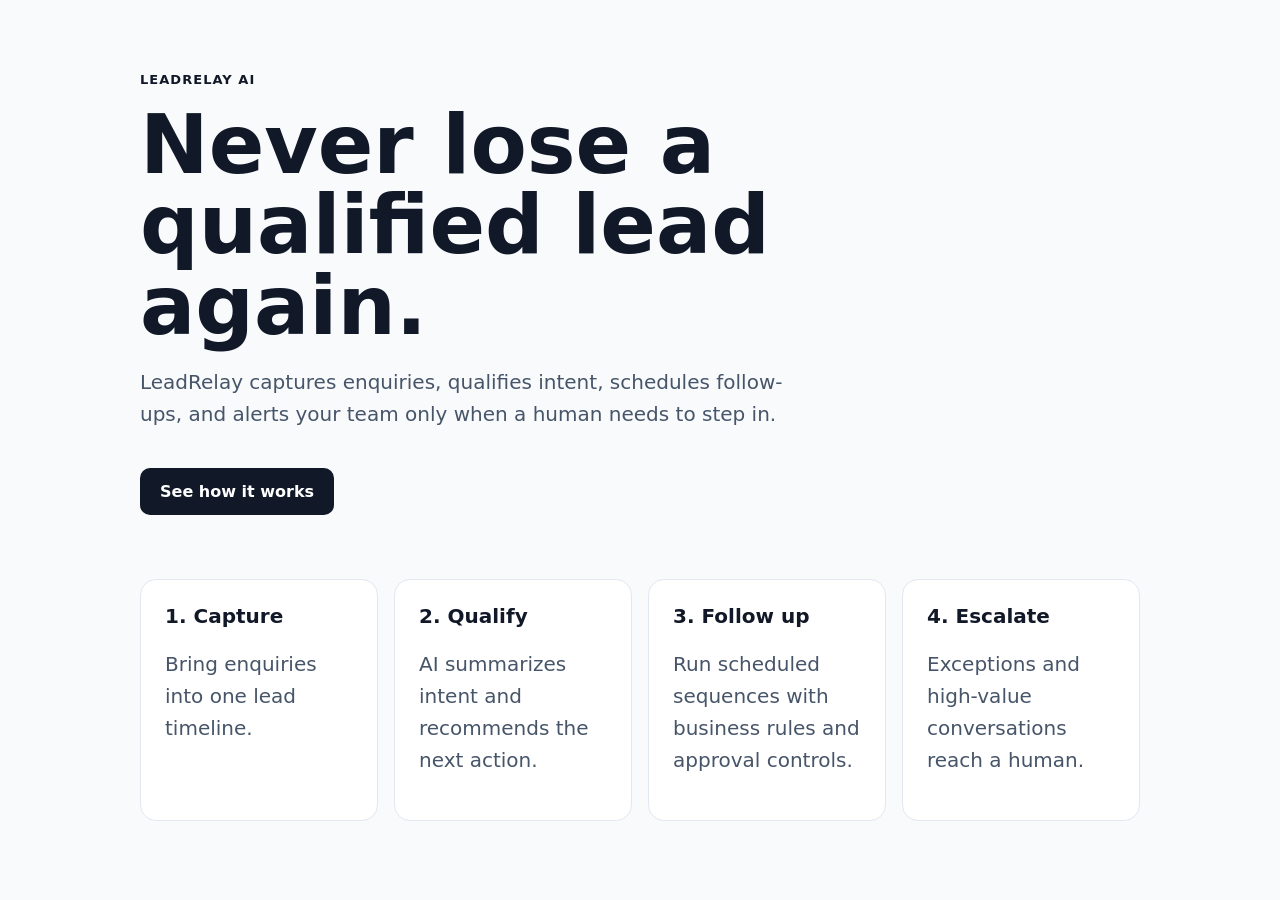
<file: frontend/index.html>
<!doctype html>
<html lang="en">
<head>
  <meta charset="utf-8">
  <meta name="viewport" content="width=device-width, initial-scale=1">
  <title>LeadRelay AI — Never lose a qualified lead</title>
  <meta name="description" content="Automated lead follow-up and recovery for small businesses.">
  <style>
    :root { font-family: Inter, system-ui, sans-serif; color: #111827; background: #f8fafc; }
    body { margin: 0; }
    main { max-width: 1000px; margin: 0 auto; padding: 72px 24px; }
    .eyebrow { font-weight: 700; letter-spacing: .08em; text-transform: uppercase; font-size: 13px; }
    h1 { font-size: clamp(44px, 8vw, 82px); line-height: .98; max-width: 820px; margin: 18px 0; }
    p { font-size: 20px; line-height: 1.6; max-width: 680px; color: #475569; }
    .cta { display: inline-block; margin-top: 18px; padding: 14px 20px; border-radius: 10px; background: #111827; color: white; text-decoration: none; font-weight: 700; }
    .grid { display: grid; grid-template-columns: repeat(auto-fit, minmax(220px, 1fr)); gap: 16px; margin-top: 64px; }
    .card { background: white; border: 1px solid #e2e8f0; border-radius: 16px; padding: 24px; }
    .card h2 { margin-top: 0; font-size: 20px; }
  </style>
</head>
<body>
  <main>
    <div class="eyebrow">LeadRelay AI</div>
    <h1>Never lose a qualified lead again.</h1>
    <p>LeadRelay captures enquiries, qualifies intent, schedules follow-ups, and alerts your team only when a human needs to step in.</p>
    <a class="cta" href="#how">See how it works</a>

    <section class="grid" id="how">
      <article class="card"><h2>1. Capture</h2><p>Bring enquiries into one lead timeline.</p></article>
      <article class="card"><h2>2. Qualify</h2><p>AI summarizes intent and recommends the next action.</p></article>
      <article class="card"><h2>3. Follow up</h2><p>Run scheduled sequences with business rules and approval controls.</p></article>
      <article class="card"><h2>4. Escalate</h2><p>Exceptions and high-value conversations reach a human.</p></article>
    </section>
  </main>
</body>
</html>
</file>
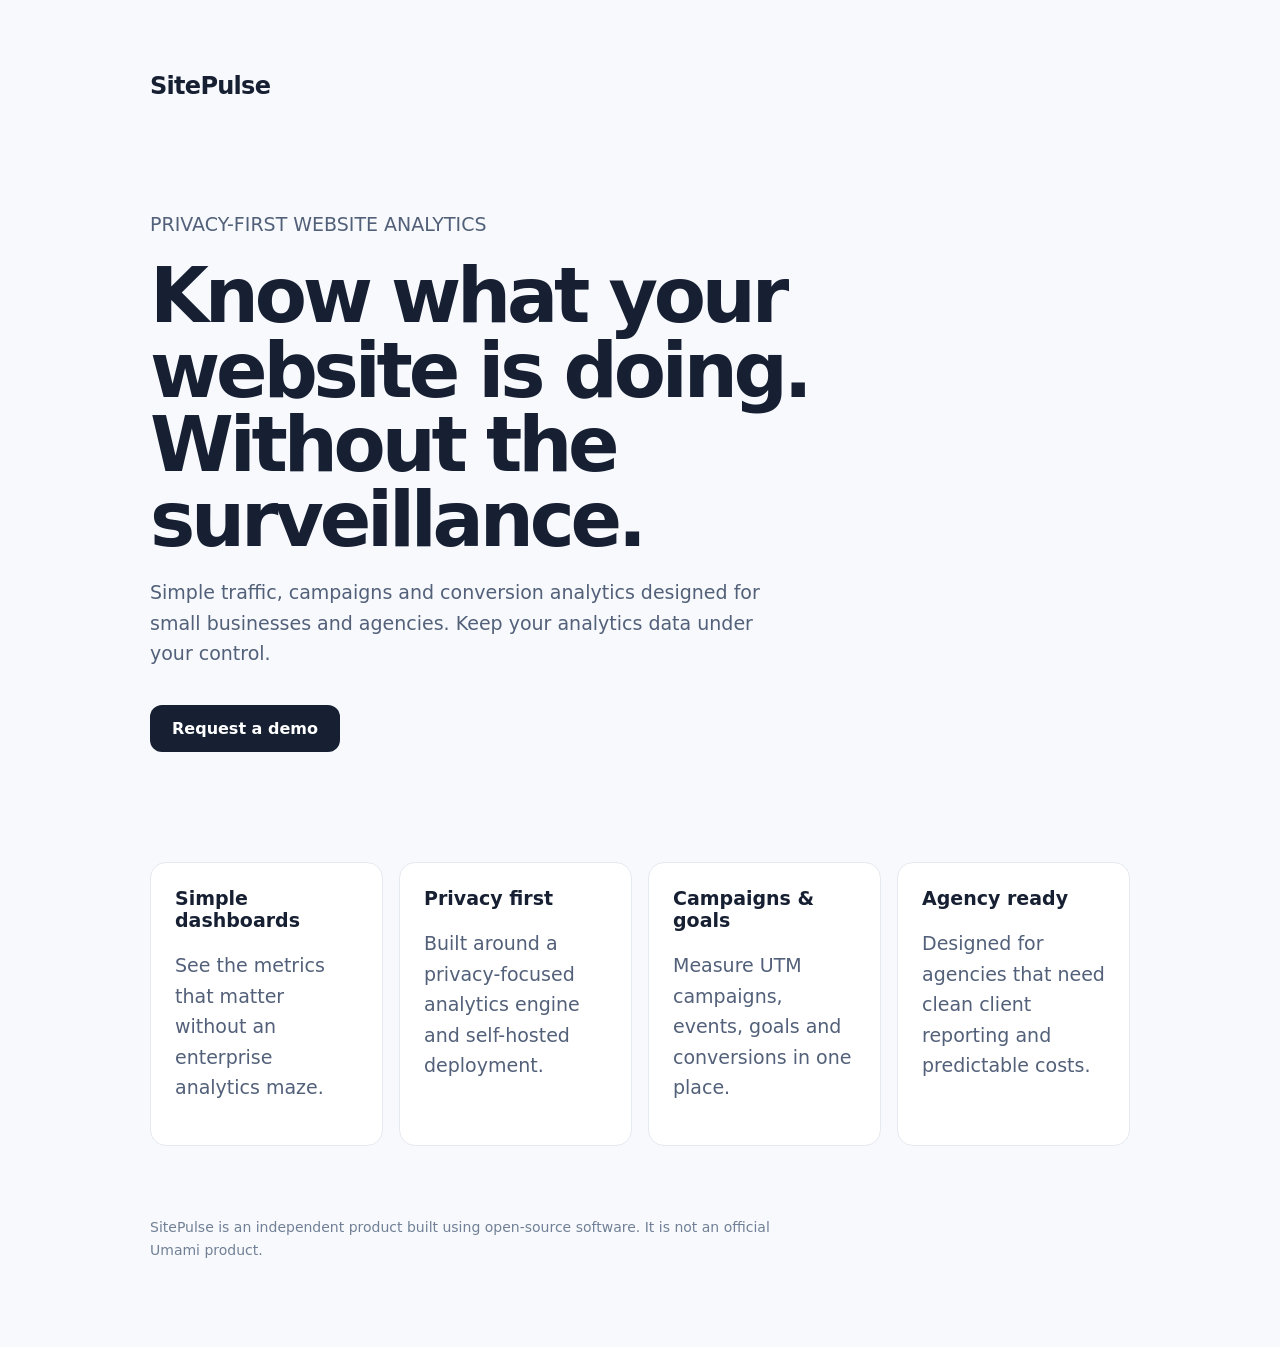
<file: sitepulse/landing/index.html>
<!doctype html>
<html lang="en">
<head>
  <meta charset="utf-8">
  <meta name="viewport" content="width=device-width, initial-scale=1">
  <title>SitePulse — Simple Privacy Analytics</title>
  <meta name="description" content="Simple, privacy-first website analytics for small businesses and agencies.">
  <style>
    :root { font-family: Inter, system-ui, sans-serif; color: #172033; background: #f7f9fc; }
    body { margin: 0; }
    main { max-width: 980px; margin: auto; padding: 72px 24px; }
    .brand { font-weight: 800; letter-spacing: -.03em; font-size: 24px; }
    .hero { padding: 90px 0 60px; }
    h1 { max-width: 760px; font-size: clamp(42px, 7vw, 76px); line-height: .98; letter-spacing: -.055em; margin: 20px 0; }
    p { max-width: 650px; font-size: 19px; line-height: 1.6; color: #526079; }
    .cta { display: inline-block; margin-top: 18px; padding: 14px 22px; border-radius: 12px; background: #172033; color: white; text-decoration: none; font-weight: 700; }
    .grid { display: grid; grid-template-columns: repeat(auto-fit, minmax(220px, 1fr)); gap: 16px; margin-top: 50px; }
    .card { background: white; border: 1px solid #e5e9f0; border-radius: 16px; padding: 24px; }
    .card h2 { font-size: 19px; margin-top: 0; }
    .small { font-size: 14px; color: #718096; margin-top: 70px; }
  </style>
</head>
<body>
<main>
  <div class="brand">SitePulse</div>
  <section class="hero">
    <p>PRIVACY-FIRST WEBSITE ANALYTICS</p>
    <h1>Know what your website is doing. Without the surveillance.</h1>
    <p>Simple traffic, campaigns and conversion analytics designed for small businesses and agencies. Keep your analytics data under your control.</p>
    <a class="cta" href="#demo">Request a demo</a>
  </section>
  <section class="grid" id="demo">
    <div class="card"><h2>Simple dashboards</h2><p>See the metrics that matter without an enterprise analytics maze.</p></div>
    <div class="card"><h2>Privacy first</h2><p>Built around a privacy-focused analytics engine and self-hosted deployment.</p></div>
    <div class="card"><h2>Campaigns & goals</h2><p>Measure UTM campaigns, events, goals and conversions in one place.</p></div>
    <div class="card"><h2>Agency ready</h2><p>Designed for agencies that need clean client reporting and predictable costs.</p></div>
  </section>
  <p class="small">SitePulse is an independent product built using open-source software. It is not an official Umami product.</p>
</main>
</body>
</html>
</file>
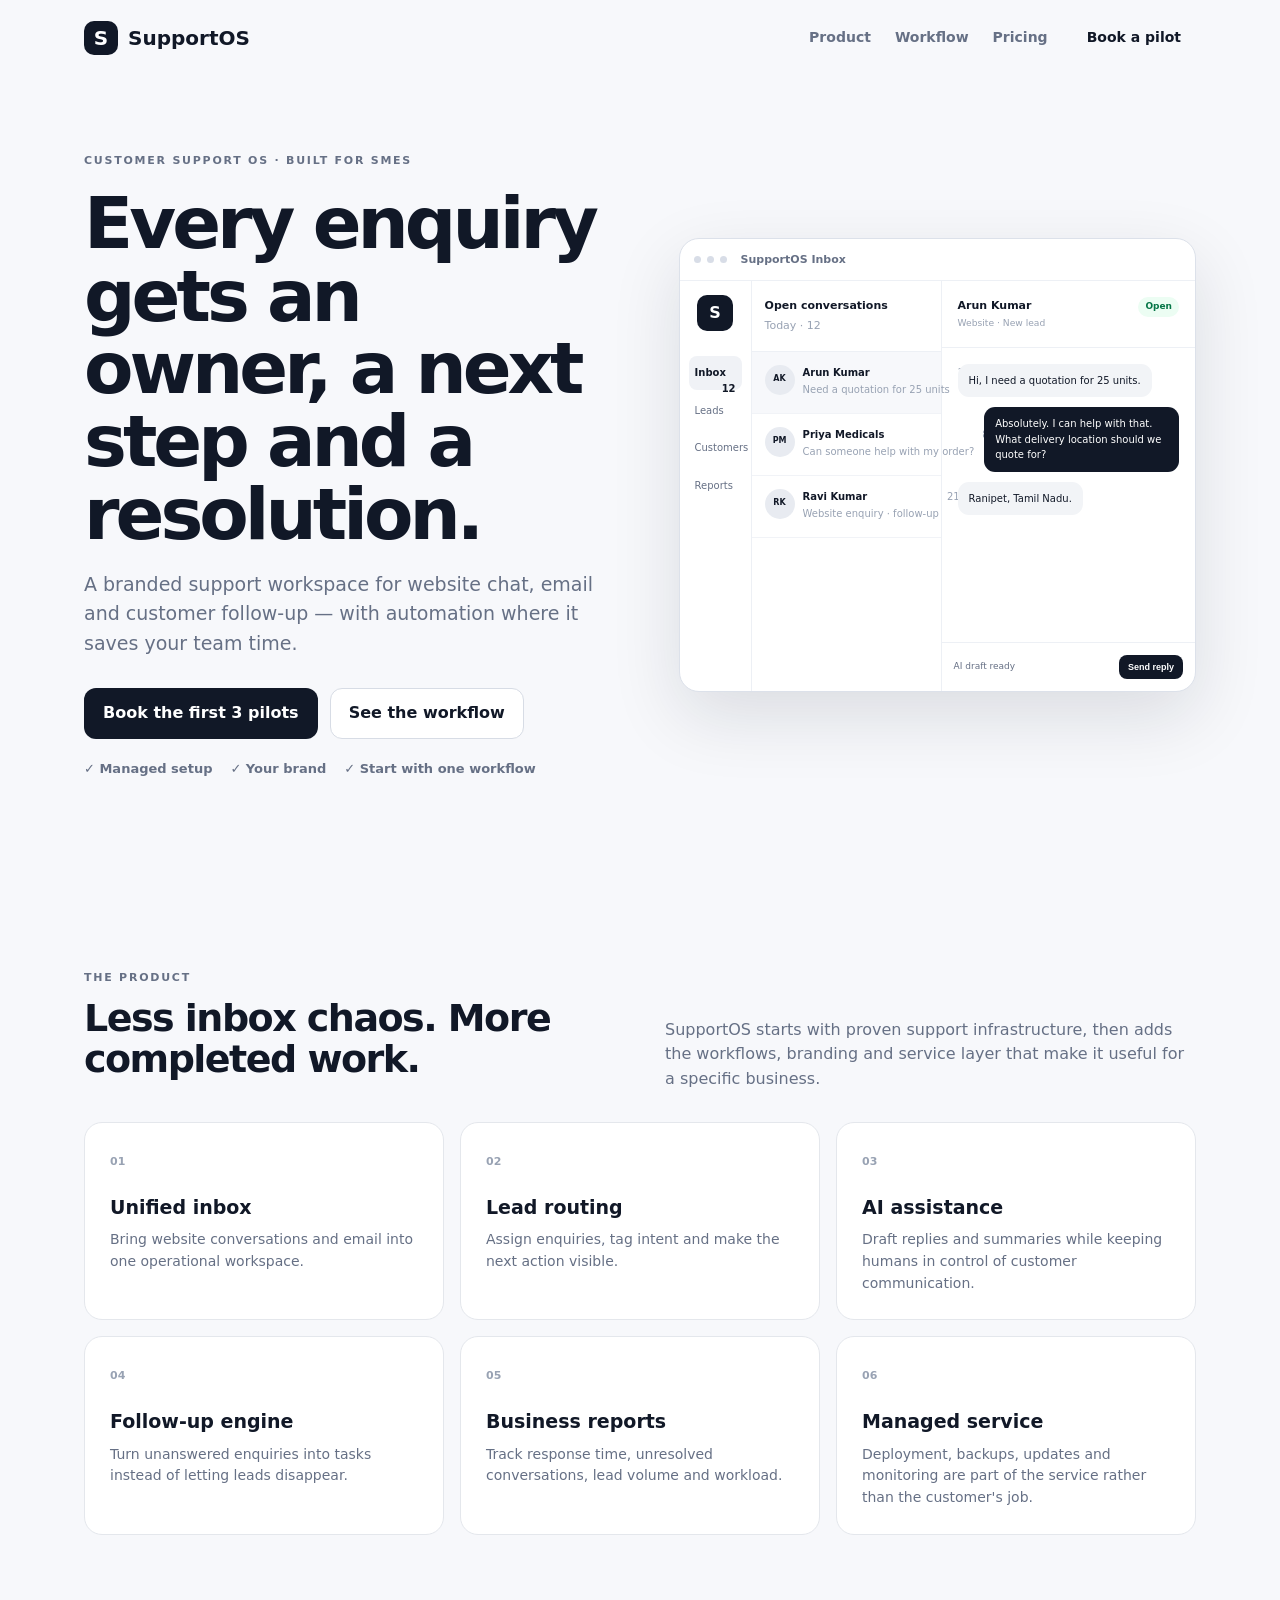
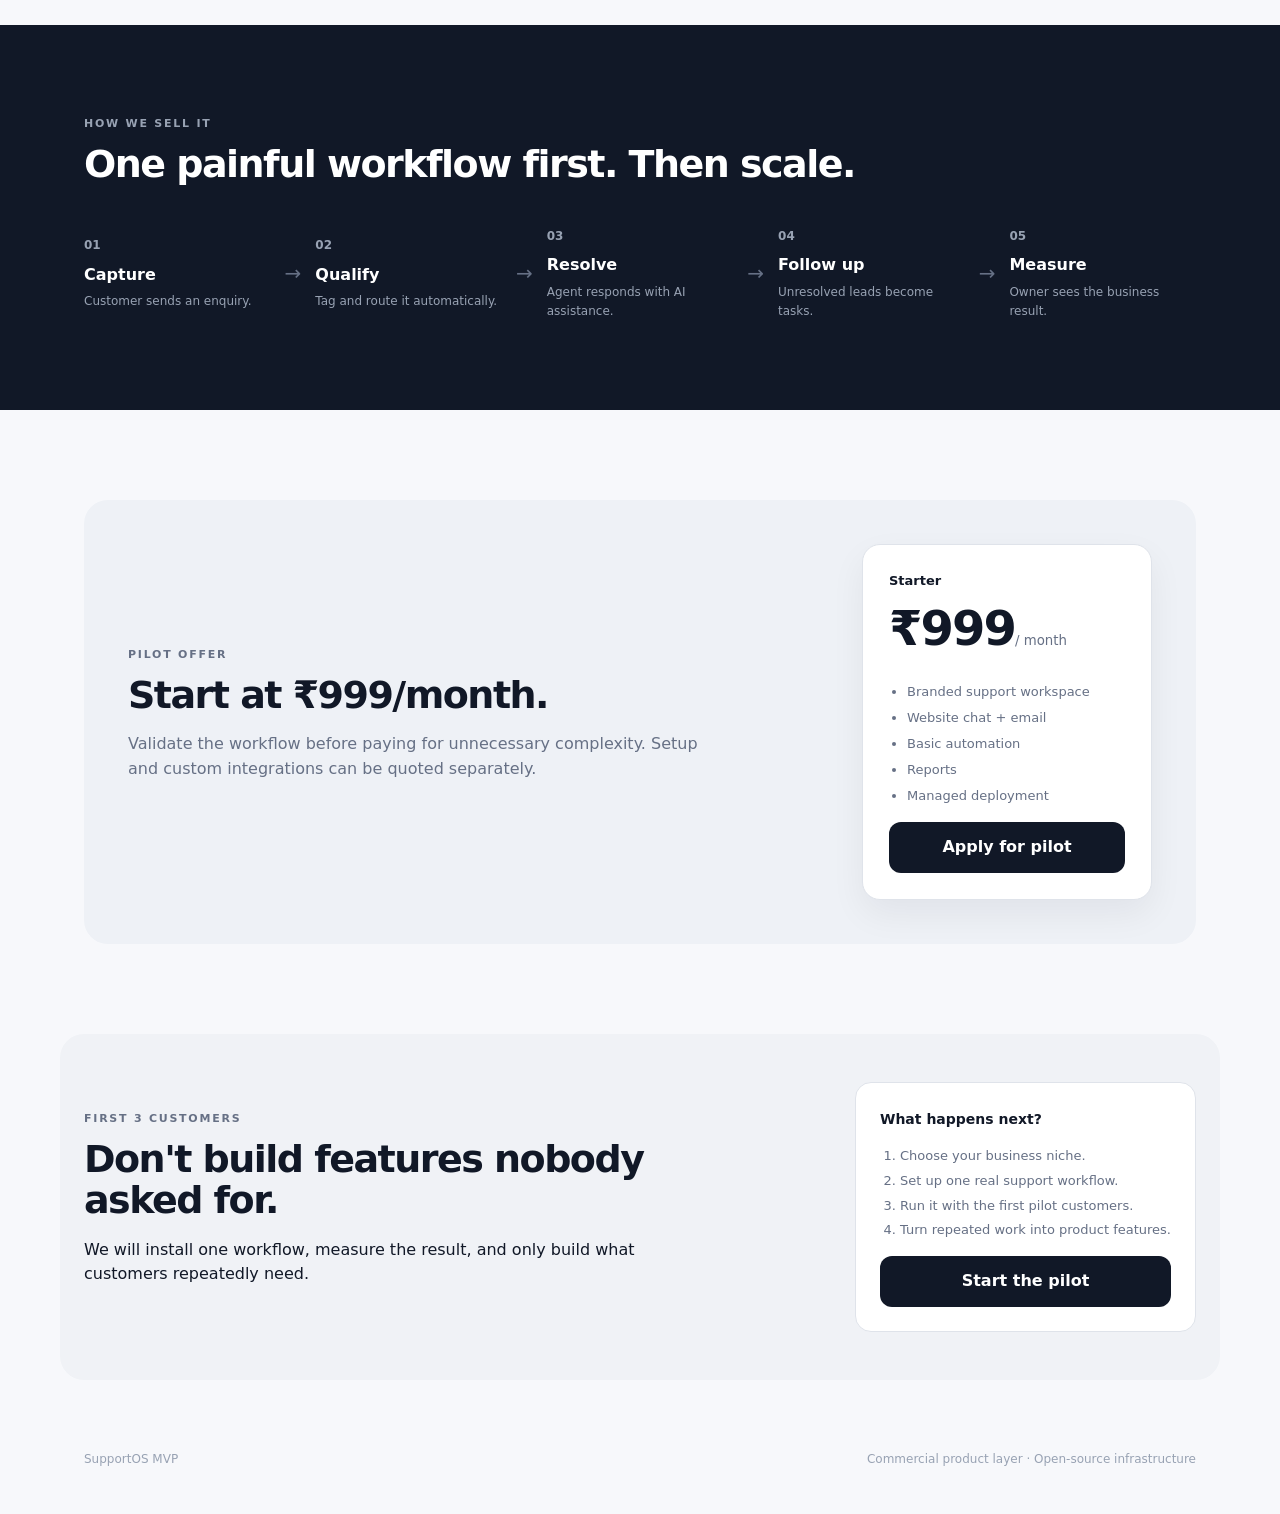
<file: supportos/web/index.html>
<!doctype html>
<html lang="en">
<head>
  <meta charset="utf-8">
  <meta name="viewport" content="width=device-width,initial-scale=1">
  <meta name="description" content="SupportOS — a managed customer support workspace for growing businesses.">
  <meta name="theme-color" content="#0b1020">
  <title>SupportOS — Customer support that closes the loop</title>
  <link rel="stylesheet" href="styles.css">
</head>
<body>
  <header class="nav shell">
    <a class="brand" href="#top" aria-label="SupportOS home"><span class="mark">S</span><span>SupportOS</span></a>
    <nav aria-label="Primary navigation">
      <a href="#features">Product</a><a href="#workflow">Workflow</a><a href="#pricing">Pricing</a><a class="button small" href="#pilot">Book a pilot</a>
    </nav>
  </header>
  <main id="top">
    <section class="hero shell">
      <div class="hero-copy"><div class="eyebrow">CUSTOMER SUPPORT OS · BUILT FOR SMES</div><h1>Every enquiry gets an owner, a next step and a resolution.</h1><p class="lead">A branded support workspace for website chat, email and customer follow-up — with automation where it saves your team time.</p><div class="actions"><a class="button primary" href="#pilot">Book the first 3 pilots</a><a class="button secondary" href="#workflow">See the workflow</a></div><div class="proof"><span>✓ Managed setup</span><span>✓ Your brand</span><span>✓ Start with one workflow</span></div></div>
      <div class="app-preview" aria-label="SupportOS dashboard preview"><div class="window-top"><span></span><span></span><span></span><b>SupportOS Inbox</b></div><div class="dashboard"><aside><div class="side-logo">S</div><div class="side-item active">Inbox <em>12</em></div><div class="side-item">Leads</div><div class="side-item">Customers</div><div class="side-item">Reports</div></aside><div class="inbox"><div class="inbox-head"><strong>Open conversations</strong><span>Today · 12</span></div><div class="ticket active"><div class="avatar">AK</div><div><b>Arun Kumar</b><p>Need a quotation for 25 units</p></div><time>2m</time></div><div class="ticket"><div class="avatar">PM</div><div><b>Priya Medicals</b><p>Can someone help with my order?</p></div><time>8m</time></div><div class="ticket"><div class="avatar">RK</div><div><b>Ravi Kumar</b><p>Website enquiry · follow-up</p></div><time>21m</time></div></div><div class="conversation"><div class="conversation-head"><div><b>Arun Kumar</b><small>Website · New lead</small></div><span class="status">Open</span></div><div class="messages"><div class="msg customer">Hi, I need a quotation for 25 units.</div><div class="msg agent">Absolutely. I can help with that. What delivery location should we quote for?</div><div class="msg customer">Ranipet, Tamil Nadu.</div></div><div class="reply"><span>AI draft ready</span><button>Send reply</button></div></div></div></div>
    </section>
    <section id="features" class="section shell"><div class="section-head"><div><div class="eyebrow">THE PRODUCT</div><h2>Less inbox chaos. More completed work.</h2></div><p>SupportOS starts with proven support infrastructure, then adds the workflows, branding and service layer that make it useful for a specific business.</p></div><div class="grid"><article><span>01</span><h3>Unified inbox</h3><p>Bring website conversations and email into one operational workspace.</p></article><article><span>02</span><h3>Lead routing</h3><p>Assign enquiries, tag intent and make the next action visible.</p></article><article><span>03</span><h3>AI assistance</h3><p>Draft replies and summaries while keeping humans in control of customer communication.</p></article><article><span>04</span><h3>Follow-up engine</h3><p>Turn unanswered enquiries into tasks instead of letting leads disappear.</p></article><article><span>05</span><h3>Business reports</h3><p>Track response time, unresolved conversations, lead volume and workload.</p></article><article><span>06</span><h3>Managed service</h3><p>Deployment, backups, updates and monitoring are part of the service rather than the customer's job.</p></article></div></section>
    <section id="workflow" class="workflow"><div class="shell"><div class="eyebrow">HOW WE SELL IT</div><h2>One painful workflow first. Then scale.</h2><div class="steps"><div><strong>01</strong><b>Capture</b><p>Customer sends an enquiry.</p></div><i>→</i><div><strong>02</strong><b>Qualify</b><p>Tag and route it automatically.</p></div><i>→</i><div><strong>03</strong><b>Resolve</b><p>Agent responds with AI assistance.</p></div><i>→</i><div><strong>04</strong><b>Follow up</b><p>Unresolved leads become tasks.</p></div><i>→</i><div><strong>05</strong><b>Measure</b><p>Owner sees the business result.</p></div></div></div></section>
    <section id="pricing" class="section shell"><div class="pricing"><div><div class="eyebrow">PILOT OFFER</div><h2>Start at ₹999/month.</h2><p>Validate the workflow before paying for unnecessary complexity. Setup and custom integrations can be quoted separately.</p></div><div class="price-card"><span>Starter</span><strong>₹999</strong><small>/ month</small><ul><li>Branded support workspace</li><li>Website chat + email</li><li>Basic automation</li><li>Reports</li><li>Managed deployment</li></ul><a class="button primary" href="#pilot">Apply for pilot</a></div></div></section>
    <section id="pilot" class="cta shell"><div><div class="eyebrow">FIRST 3 CUSTOMERS</div><h2>Don't build features nobody asked for.</h2><p>We will install one workflow, measure the result, and only build what customers repeatedly need.</p></div><div class="cta-box"><b>What happens next?</b><ol><li>Choose your business niche.</li><li>Set up one real support workflow.</li><li>Run it with the first pilot customers.</li><li>Turn repeated work into product features.</li></ol><a class="button primary" href="#pricing">Start the pilot</a></div></section>
  </main>
  <footer class="shell"><span>SupportOS MVP</span><span>Commercial product layer · Open-source infrastructure</span></footer>
</body>
</html>
</file>
<file: supportos/web/styles.css>
:root{font-family:Inter,system-ui,-apple-system,BlinkMacSystemFont,"Segoe UI",sans-serif;color:#111827;background:#f7f8fb;line-height:1.55}*{box-sizing:border-box}html{scroll-behavior:smooth}body{margin:0}a{color:inherit}.shell{width:min(1160px,100%);margin:auto;padding-left:24px;padding-right:24px}.nav{height:76px;display:flex;align-items:center;justify-content:space-between}.brand{text-decoration:none;font-weight:850;font-size:20px;display:flex;align-items:center;gap:10px}.mark{display:grid;place-items:center;width:34px;height:34px;border-radius:10px;background:#111827;color:#fff}.nav nav{display:flex;align-items:center;gap:24px;font-size:14px;font-weight:650}.nav nav a:not(.button){text-decoration:none;color:#667085}.button{display:inline-block;text-decoration:none;border-radius:12px;padding:12px 18px;font-weight:800;border:1px solid transparent;cursor:pointer}.button.small{padding:9px 14px}.primary{background:#111827;color:#fff}.secondary{border-color:#d7dce5;color:#111827;background:#fff}.hero{display:grid;grid-template-columns:1.02fr .98fr;gap:56px;align-items:center;padding-top:76px;padding-bottom:100px}.eyebrow{font-size:11px;font-weight:850;letter-spacing:.16em;color:#667085}.hero h1{max-width:720px;font-size:clamp(44px,6vw,72px);line-height:1.01;letter-spacing:-.055em;margin:18px 0}.lead{max-width:650px;font-size:19px;color:#667085}.actions{display:flex;gap:12px;margin-top:30px;flex-wrap:wrap}.proof{display:flex;gap:18px;flex-wrap:wrap;margin-top:20px;color:#667085;font-size:13px;font-weight:650}.app-preview{border:1px solid #dce1ea;border-radius:20px;background:#fff;box-shadow:0 24px 70px rgba(17,24,39,.12);overflow:hidden}.window-top{height:42px;border-bottom:1px solid #edf0f5;display:flex;align-items:center;gap:6px;padding:0 14px;font-size:11px;color:#98a2b3}.window-top span{width:7px;height:7px;border-radius:50%;background:#d8dde7}.window-top b{margin-left:8px;color:#667085}.dashboard{display:grid;grid-template-columns:72px 190px 1fr;min-height:410px}.dashboard aside{border-right:1px solid #edf0f5;padding:14px 9px}.side-logo{display:grid;place-items:center;width:36px;height:36px;border-radius:10px;background:#111827;color:#fff;font-weight:850;margin:0 auto 25px}.side-item{font-size:10px;color:#667085;padding:9px 6px;border-radius:8px;margin:4px 0}.side-item.active{background:#f0f2f6;color:#111827;font-weight:800}.side-item em{float:right;font-style:normal}.inbox{border-right:1px solid #edf0f5}.inbox-head{padding:16px 13px;border-bottom:1px solid #edf0f5;font-size:11px}.inbox-head span{display:block;color:#98a2b3;margin-top:3px}.ticket{display:grid;grid-template-columns:30px 1fr 22px;gap:8px;padding:13px;border-bottom:1px solid #f1f3f7;font-size:10px}.ticket.active{background:#f7f8fb}.ticket p{margin:2px 0;color:#98a2b3;white-space:nowrap;overflow:hidden;text-overflow:ellipsis}.ticket time{color:#98a2b3}.avatar{width:30px;height:30px;border-radius:50%;background:#e8ebf1;display:grid;place-items:center;font-size:8px;font-weight:800}.conversation{display:flex;flex-direction:column}.conversation-head{padding:16px;border-bottom:1px solid #edf0f5;display:flex;justify-content:space-between;font-size:11px}.conversation-head small{display:block;color:#98a2b3;margin-top:2px}.status{background:#ecfdf3;color:#067647;border-radius:99px;padding:3px 7px;font-size:9px;font-weight:800;height:max-content}.messages{padding:16px;display:flex;flex-direction:column;gap:10px;flex:1}.msg{max-width:88%;padding:9px 11px;border-radius:11px;font-size:10px}.msg.customer{background:#f2f4f7;align-self:flex-start}.msg.agent{background:#111827;color:#fff;align-self:flex-end}.reply{border-top:1px solid #edf0f5;padding:12px;display:flex;justify-content:space-between;align-items:center;font-size:9px;color:#667085}.reply button{border:0;background:#111827;color:#fff;border-radius:8px;padding:7px 9px;font-size:9px;font-weight:800}.section{padding-top:90px;padding-bottom:90px}.section-head{display:grid;grid-template-columns:1fr 1fr;gap:50px;align-items:end;margin-bottom:30px}.section-head h2,.workflow h2,.pricing h2,.cta h2{font-size:38px;line-height:1.08;letter-spacing:-.04em;margin:12px 0}.section-head>p{color:#667085;margin:0}.grid{display:grid;grid-template-columns:repeat(3,1fr);gap:16px}.grid article{background:#fff;border:1px solid #e4e7ec;border-radius:18px;padding:25px;min-height:180px}.grid article span{font-size:11px;font-weight:850;color:#98a2b3}.grid h3{margin:20px 0 7px;font-size:19px}.grid p{margin:0;color:#667085;font-size:14px}.workflow{background:#111827;color:#fff;padding:90px 0}.workflow .eyebrow{color:#98a2b3}.steps{display:grid;grid-template-columns:1fr auto 1fr auto 1fr auto 1fr auto 1fr;gap:14px;align-items:center;margin-top:42px}.steps>div{min-width:0}.steps strong{display:block;color:#98a2b3;font-size:12px}.steps b{display:block;margin-top:8px;font-size:16px}.steps p{color:#98a2b3;font-size:12px;margin:5px 0 0}.steps i{color:#667085;font-style:normal;font-size:20px}.pricing{display:flex;justify-content:space-between;gap:40px;align-items:center;background:#eef1f6;border-radius:24px;padding:44px}.pricing>div:first-child{max-width:600px}.pricing p{color:#667085}.price-card{background:#fff;border:1px solid #dfe3ea;border-radius:18px;padding:26px;min-width:290px;box-shadow:0 14px 35px rgba(17,24,39,.06)}.price-card span{display:block;font-weight:800;font-size:13px}.price-card strong{font-size:48px;letter-spacing:-.04em}.price-card small{color:#667085}.price-card ul{padding-left:18px;color:#667085;font-size:13px;line-height:2}.price-card .button{width:100%;text-align:center}.cta{display:flex;justify-content:space-between;gap:50px;align-items:center;background:#f0f2f6;border-radius:24px;padding-top:48px;padding-bottom:48px;margin-bottom:70px}.cta>div:first-child{max-width:610px}.cta-box{background:#fff;border:1px solid #dfe3ea;border-radius:16px;padding:24px;min-width:310px}.cta-box b{font-size:14px}.cta-box ol{padding-left:20px;color:#667085;font-size:13px;line-height:1.9}.cta-box .button{width:100%;text-align:center}footer{display:flex;justify-content:space-between;padding-top:0;padding-bottom:45px;color:#98a2b3;font-size:12px}@media(max-width:900px){.hero{grid-template-columns:1fr;padding-top:50px}.section-head{grid-template-columns:1fr}.steps{grid-template-columns:1fr 1fr;gap:28px}.steps i{display:none}.pricing,.cta{display:block}.price-card,.cta-box{margin-top:28px}.dashboard{grid-template-columns:60px 165px 1fr}}@media(max-width:650px){.nav nav a:not(.button){display:none}.hero h1{font-size:44px}.dashboard{grid-template-columns:1fr}.dashboard aside,.inbox{display:none}.grid{grid-template-columns:1fr}.section{padding-top:65px;padding-bottom:65px}.workflow{padding:65px 0}.pricing,.cta{padding:30px 24px}footer{display:block}footer span{display:block;margin-top:8px}}
</file>
